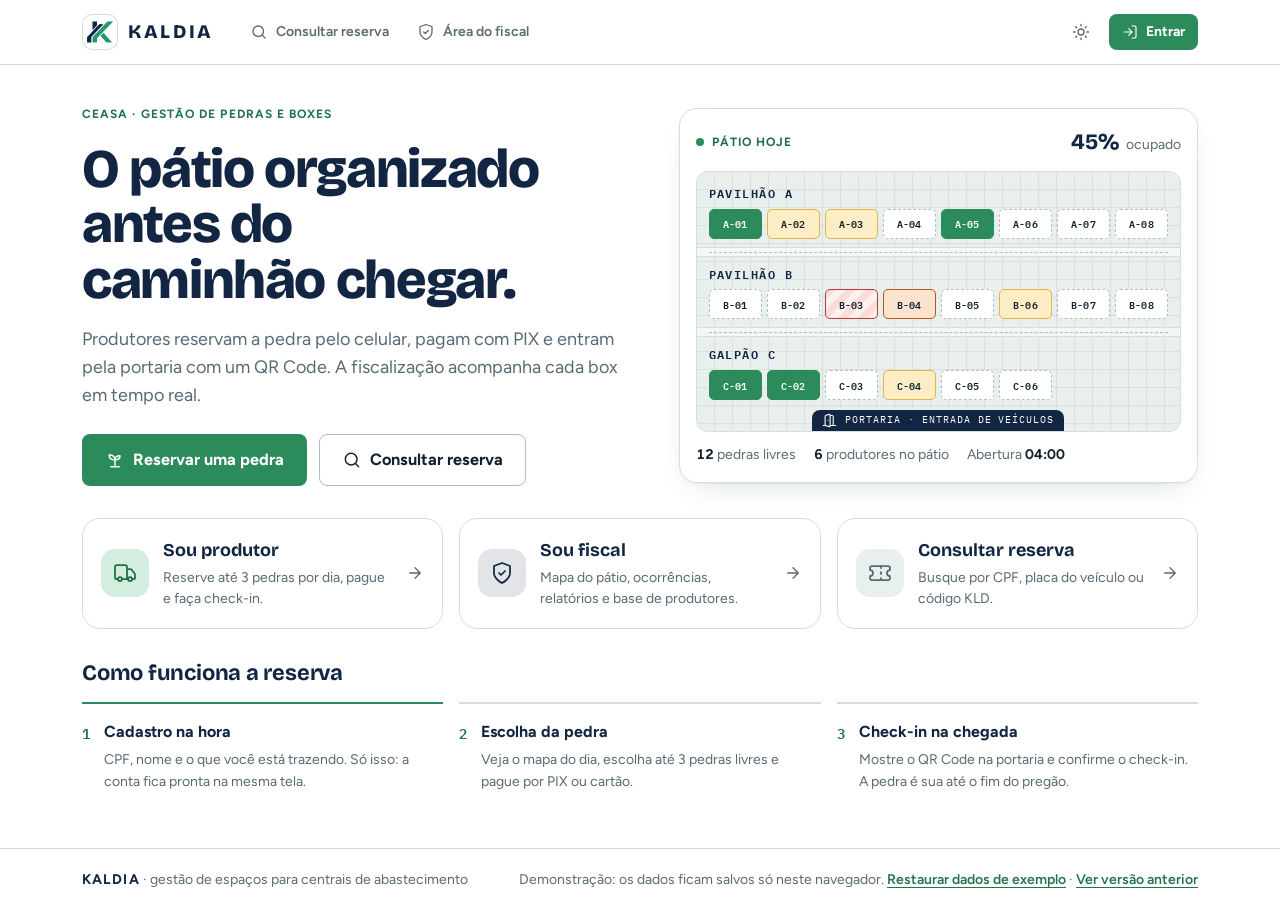
<file: index.html>
<!DOCTYPE html>
<html lang="pt-BR" data-theme="light">

<head>
    <meta charset="UTF-8">
    <meta name="viewport" content="width=device-width, initial-scale=1.0, viewport-fit=cover">
    <title>KALDIA</title>
    <meta name="description" content="KALDIA: reserva de pedras e boxes na CEASA, pagamento por PIX, check-in por QR Code e painel de fiscalização do pátio.">
    <meta name="theme-color" content="#122643">
    <link rel="icon" type="image/png" href="assets/img/kaldia-k.png">
    <link rel="preconnect" href="https://fonts.googleapis.com">
    <link rel="preconnect" href="https://fonts.gstatic.com" crossorigin>
    <link href="https://fonts.googleapis.com/css2?family=Bricolage+Grotesque:opsz,wght@12..96,500;12..96,700;12..96,800&family=Figtree:wght@400;500;600;700&family=IBM+Plex+Mono:wght@500;600&display=swap" rel="stylesheet">
    <link rel="stylesheet" href="assets/css/app.css">
</head>

<body>
    <button type="button" class="pular" onclick="document.getElementById('conteudo').focus()">Pular para o conteúdo</button>
    <header id="topo" class="topo"></header>
    <main id="conteudo" class="conteudo" tabindex="-1"></main>
    <footer id="rodape" class="rodape"></footer>
    <div id="camadas"></div>
    <div id="toasts" class="toasts" aria-live="polite"></div>

    <noscript>
        <p class="sem-js">O KALDIA precisa de JavaScript ativado para funcionar.</p>
    </noscript>

    <script src="assets/vendor/qrcode.js"></script>
    <script src="assets/js/util.js"></script>
    <script src="assets/js/store.js"></script>
    <script src="assets/js/ui.js"></script>
    <script src="assets/js/patio.js"></script>
    <script src="assets/js/views-publico.js"></script>
    <script src="assets/js/views-produtor.js"></script>
    <script src="assets/js/views-fiscal.js"></script>
    <script src="assets/js/app.js"></script>
</body>

</html>
</file>
<file: assets/css/app.css>
/* KALDIA · folha de estilo principal
   Layout: barra de topo fixa + coluna de conteúdo de até 1180px; no celular a navegação vira barra inferior.
   O mapa do pátio é desenhado como planta técnica (grade azulada, ruas tracejadas, portaria). */

:root {
  /* Marca (do logotipo) */
  --ink: #122643;
  --leaf: #2C8B5B;
  --leaf-strong: #23744B;
  --on-ink: #FFFFFF;
  --on-leaf: #FFFFFF;

  /* Neutros com leve viés verde-azulado */
  --bg: #FFFFFF;
  --surface: #FFFFFF;
  --surface-2: #E8EFEC;
  --line: #D4DFDA;
  --line-strong: #AFC0B9;
  --fg: #13212F;
  --muted: #586A74;
  --blueprint: rgba(18, 38, 67, 0.07);

  /* Situações */
  --amber: #A86F05;
  --amber-bg: #FCEDC4;
  --amber-line: #E3B54A;
  --green: #1F6E46;
  --green-bg: #D3EEDF;
  --red: #B63A33;
  --red-bg: #FADCD8;
  --orange: #B5561A;
  --orange-bg: #FCE3CE;
  --muted-bg: #E5ECE9;

  --shadow-sm: 0 1px 2px rgba(18, 38, 67, 0.06);
  --shadow: 0 1px 2px rgba(18, 38, 67, 0.05), 0 12px 32px -16px rgba(18, 38, 67, 0.22);
  --scrim: rgba(10, 20, 32, 0.48);

  /* Tipografia */
  --font-display: "Bricolage Grotesque", "Trebuchet MS", system-ui, sans-serif;
  --font-body: "Figtree", system-ui, -apple-system, "Segoe UI", Roboto, sans-serif;
  --font-mono: "IBM Plex Mono", ui-monospace, "SFMono-Regular", Menlo, Consolas, monospace;

  --t-xs: 0.75rem;
  --t-sm: 0.875rem;
  --t-base: 1rem;
  --t-md: 1.125rem;
  --t-lg: 1.375rem;
  --t-xl: 1.875rem;
  --t-2xl: clamp(2.1rem, 1.4rem + 2.6vw, 3.4rem);

  --r-sm: 8px;
  --r: 12px;
  --r-lg: 18px;
  --gutter: clamp(16px, 4vw, 32px);
  --topo-h: 64px;
  color-scheme: light;
}

@media (prefers-color-scheme: dark) {
  :root:not([data-theme="light"]) {
    --ink: #C9DCF4;
    --leaf: #3FB37B;
    --leaf-strong: #55C68F;
    --on-ink: #0B1420;
    --on-leaf: #06231A;
    --bg: #0A131D;
    --surface: #101C29;
    --surface-2: #162535;
    --line: #223548;
    --line-strong: #34506A;
    --fg: #E4ECF2;
    --muted: #93A5B4;
    --blueprint: rgba(140, 185, 230, 0.06);
    --amber: #F0BF55;
    --amber-bg: rgba(240, 191, 85, 0.15);
    --amber-line: rgba(240, 191, 85, 0.55);
    --green: #5ACF95;
    --green-bg: rgba(90, 207, 149, 0.15);
    --red: #F4857C;
    --red-bg: rgba(244, 133, 124, 0.16);
    --orange: #F5A463;
    --orange-bg: rgba(245, 164, 99, 0.16);
    --muted-bg: #1A2A3A;
    --shadow-sm: 0 1px 2px rgba(0, 0, 0, 0.3);
    --shadow: 0 1px 2px rgba(0, 0, 0, 0.3), 0 16px 40px -18px rgba(0, 0, 0, 0.7);
    --scrim: rgba(2, 6, 12, 0.66);
    color-scheme: dark;
  }
}

:root[data-theme="dark"] {
  --ink: #C9DCF4;
  --leaf: #3FB37B;
  --leaf-strong: #55C68F;
  --on-ink: #0B1420;
  --on-leaf: #06231A;
  --bg: #0A131D;
  --surface: #101C29;
  --surface-2: #162535;
  --line: #223548;
  --line-strong: #34506A;
  --fg: #E4ECF2;
  --muted: #93A5B4;
  --blueprint: rgba(140, 185, 230, 0.06);
  --amber: #F0BF55;
  --amber-bg: rgba(240, 191, 85, 0.15);
  --amber-line: rgba(240, 191, 85, 0.55);
  --green: #5ACF95;
  --green-bg: rgba(90, 207, 149, 0.15);
  --red: #F4857C;
  --red-bg: rgba(244, 133, 124, 0.16);
  --orange: #F5A463;
  --orange-bg: rgba(245, 164, 99, 0.16);
  --muted-bg: #1A2A3A;
  --shadow-sm: 0 1px 2px rgba(0, 0, 0, 0.3);
  --shadow: 0 1px 2px rgba(0, 0, 0, 0.3), 0 16px 40px -18px rgba(0, 0, 0, 0.7);
  --scrim: rgba(2, 6, 12, 0.66);
  color-scheme: dark;
}

/* ---------- Base ---------- */
*,
*::before,
*::after { box-sizing: border-box; }

html { -webkit-text-size-adjust: 100%; }

body {
  margin: 0;
  min-height: 100vh;
  display: flex;
  flex-direction: column;
  background: var(--bg);
  color: var(--fg);
  font-family: var(--font-body);
  font-size: var(--t-base);
  line-height: 1.55;
  -webkit-font-smoothing: antialiased;
}

h1, h2, h3 {
  font-family: var(--font-display);
  color: var(--ink);
  line-height: 1.15;
  margin: 0;
  text-wrap: balance;
  letter-spacing: -0.01em;
}
h1 { font-size: var(--t-xl); font-weight: 800; }
h2, .h2 { font-size: var(--t-lg); font-weight: 700; }
h3 { font-size: var(--t-md); font-weight: 700; }
p { margin: 0; }
a { color: inherit; }
img { max-width: 100%; }
button, input, select, textarea { font: inherit; color: inherit; }
[hidden] { display: none !important; }

h1[tabindex="-1"]:focus { outline: none; }

:focus-visible {
  outline: 3px solid color-mix(in srgb, var(--leaf) 70%, transparent);
  outline-offset: 2px;
  border-radius: 6px;
}

.sr-only {
  position: absolute; width: 1px; height: 1px; padding: 0; margin: -1px;
  overflow: hidden; clip: rect(0, 0, 0, 0); white-space: nowrap; border: 0;
}

.pular {
  position: absolute; left: 12px; top: -60px; z-index: 100;
  background: var(--ink); color: var(--on-ink); border: 0;
  padding: 10px 14px; border-radius: var(--r-sm); cursor: pointer;
}
.pular:focus { top: 12px; }

.mono { font-family: var(--font-mono); font-feature-settings: "zero" 1; letter-spacing: 0.01em; }
.num, .kpi-val, .valor, .contagem-mini { font-variant-numeric: tabular-nums; }
.sutil { color: var(--muted); font-size: var(--t-sm); }
.eyebrow, .rotulo {
  font-size: var(--t-xs);
  text-transform: uppercase;
  letter-spacing: 0.09em;
  font-weight: 700;
  color: var(--leaf-strong);
}
.rotulo { color: var(--muted); }

.link {
  background: none; border: 0; padding: 0; cursor: pointer;
  color: var(--leaf-strong); font-weight: 600;
  text-decoration: underline; text-underline-offset: 3px; text-decoration-thickness: 1px;
}

/* ---------- Topo ---------- */
.topo {
  position: sticky;
  top: env(safe-area-inset-top, 0px);
  z-index: 20;
  background: color-mix(in srgb, var(--surface) 88%, transparent);
  backdrop-filter: saturate(1.4) blur(12px);
  -webkit-backdrop-filter: saturate(1.4) blur(12px);
  border-bottom: 1px solid var(--line);
}
.topo-interno {
  max-width: 1180px;
  margin: 0 auto;
  padding-inline: var(--gutter);
  height: var(--topo-h);
  display: flex;
  align-items: center;
  gap: 24px;
}
.marca {
  display: flex; align-items: center; gap: 10px;
  text-decoration: none; flex-shrink: 0;
}
.marca-k {
  width: 36px; height: 36px; border-radius: 10px;
  background: #FFFFFF;
  display: grid; place-items: center;
  box-shadow: inset 0 0 0 1px var(--line);
}
.marca-k img { width: 26px; height: 26px; display: block; }
.marca-nome {
  font-family: var(--font-display);
  font-weight: 800;
  font-size: 1.2rem;
  letter-spacing: 0.14em;
  color: var(--ink);
}

.nav { display: flex; align-items: center; gap: 4px; flex: 1; min-width: 0; }
.nav-link {
  display: inline-flex; align-items: center; gap: 8px;
  padding: 8px 12px; border-radius: var(--r-sm);
  text-decoration: none; color: var(--muted); font-weight: 600; font-size: var(--t-sm);
  white-space: nowrap;
}
.nav-link:hover { color: var(--fg); background: var(--surface-2); }
.nav-link[aria-current="page"] { color: var(--ink); background: var(--surface-2); }
.nav-link[aria-current="page"] .ico { color: var(--leaf); }

.topo-direita { display: flex; align-items: center; gap: 8px; flex-shrink: 0; margin-left: auto; }
.selo-perfil {
  display: inline-flex; align-items: center; gap: 8px;
  font-size: var(--t-sm); font-weight: 600; color: var(--fg);
  padding: 4px 10px 4px 4px; border-radius: 999px; background: var(--surface-2);
}
.selo-perfil > .ico { margin-left: 6px; color: var(--leaf); }

/* ---------- Conteúdo e rodapé ---------- */
.conteudo {
  flex: 1;
  width: 100%;
  max-width: 1180px;
  margin: 0 auto;
  padding-inline: var(--gutter);
  padding-block: 32px 56px;
  outline: none;
}
.tela { display: flex; flex-direction: column; gap: 24px; animation: entra 0.28s ease both; }
@keyframes entra { from { opacity: 0.4; transform: translateY(6px); } to { opacity: 1; transform: none; } }

.rodape { border-top: 1px solid var(--line); background: var(--surface); }
.rodape-interno {
  max-width: 1180px; margin: 0 auto;
  padding-inline: var(--gutter); padding-block: 20px;
  display: flex; flex-wrap: wrap; gap: 8px 24px; justify-content: space-between;
  font-size: var(--t-sm); color: var(--muted);
}
.rodape-interno strong { color: var(--ink); letter-spacing: 0.08em; }

.estreito { width: 100%; max-width: 760px; margin: 0 auto; display: flex; flex-direction: column; gap: 24px; }

.cab-pagina { display: flex; flex-direction: column; gap: 6px; }
.cab-pagina .sub, .sub { color: var(--muted); max-width: 62ch; }
.cab-linha { flex-direction: row; flex-wrap: wrap; justify-content: space-between; align-items: flex-end; gap: 12px 24px; }
.cab-linha > div { display: flex; flex-direction: column; gap: 6px; }
.cab-acoes { display: flex; flex-wrap: wrap; gap: 10px; align-items: center; }
.h1-data { font-family: var(--font-mono); font-size: var(--t-md); font-weight: 500; color: var(--muted); letter-spacing: 0; margin-left: 6px; }

.voltar {
  display: inline-flex; align-items: center; gap: 6px; align-self: flex-start;
  color: var(--muted); font-weight: 600; font-size: var(--t-sm); text-decoration: none;
}
.voltar:hover { color: var(--fg); }

.secao-tit { font-size: var(--t-md); margin-bottom: 12px; }

/* ---------- Botões ---------- */
.btn {
  display: inline-flex; align-items: center; justify-content: center; gap: 8px;
  min-height: 44px; padding: 10px 18px;
  border-radius: var(--r-sm); border: 1px solid transparent;
  font-weight: 700; font-size: 0.95rem; line-height: 1.2;
  text-decoration: none; cursor: pointer; white-space: nowrap;
  transition: background-color 0.15s, border-color 0.15s, transform 0.08s;
}
.btn:active:not(:disabled) { transform: translateY(1px); }
.btn:disabled { opacity: 0.5; cursor: not-allowed; }
.btn-primario { background: var(--leaf); color: var(--on-leaf); }
.btn-primario:hover:not(:disabled) { background: var(--leaf-strong); }
.btn-azul { background: var(--ink); color: var(--on-ink); }
.btn-azul:hover:not(:disabled) { opacity: 0.92; }
.btn-ghost { background: var(--surface); color: var(--fg); border-color: var(--line-strong); }
.btn-ghost:hover:not(:disabled) { background: var(--surface-2); }
.btn-perigo { background: var(--red); color: var(--surface); }
.btn-texto-perigo { color: var(--red); }
.btn-sm { min-height: 36px; padding: 6px 12px; font-size: var(--t-sm); }
.btn-lg { min-height: 52px; padding: 12px 22px; font-size: 1.02rem; }
.btn-bloco { width: 100%; }

.icon-btn {
  display: inline-grid; place-items: center;
  width: 40px; height: 40px; border-radius: var(--r-sm);
  border: 1px solid transparent; background: transparent; color: var(--muted);
  cursor: pointer; text-decoration: none; flex-shrink: 0;
}
.icon-btn:hover { background: var(--surface-2); color: var(--fg); }
.icon-btn-sm { width: 30px; height: 30px; }

.spinner {
  width: 16px; height: 16px; border-radius: 50%;
  border: 2px solid currentColor; border-right-color: transparent;
  animation: gira 0.7s linear infinite;
}
@keyframes gira { to { transform: rotate(360deg); } }

/* ---------- Formulários ---------- */
.campo { display: flex; flex-direction: column; gap: 6px; min-width: 0; }
.campo label { font-weight: 600; font-size: var(--t-sm); color: var(--fg); }
.opcional { font-weight: 500; color: var(--muted); font-size: var(--t-xs); margin-left: 4px; }
.campo input, .campo select, .campo textarea,
.seletor-data input, .copiavel input {
  width: 100%;
  min-height: 46px;
  padding: 10px 12px;
  border-radius: var(--r-sm);
  border: 1px solid var(--line-strong);
  background: var(--surface);
  color: var(--fg);
  font-size: 1rem;
}
.campo textarea { resize: vertical; min-height: 72px; }
.campo input::placeholder, .campo textarea::placeholder { color: color-mix(in srgb, var(--muted) 75%, transparent); }
.campo input:focus, .campo select:focus, .campo textarea:focus { border-color: var(--leaf); outline: 3px solid color-mix(in srgb, var(--leaf) 22%, transparent); outline-offset: 0; }
.campo.com-erro input, .campo.com-erro textarea { border-color: var(--red); }
.campo-erro { color: var(--red); font-size: var(--t-sm); font-weight: 600; }
.campo-nota { display: flex; align-items: center; gap: 6px; color: var(--green); font-size: var(--t-sm); font-weight: 600; }
.campo .chips-rapidos { padding-top: 4px; }
.campo-composto { display: flex; gap: 8px; }
.campo-composto input { flex: 1; min-width: 0; }
.campo-composto select { width: auto; flex: 0 0 auto; }

.form-grade { display: grid; grid-template-columns: repeat(2, minmax(0, 1fr)); gap: 16px; }
.campo-largo { grid-column: 1 / -1; }
.form-acoes { grid-column: 1 / -1; display: flex; flex-wrap: wrap; gap: 12px; justify-content: space-between; padding-top: 8px; }

/* ---------- Cartões ---------- */
.cartao {
  background: var(--surface);
  border: 1px solid var(--line);
  border-radius: var(--r-lg);
  padding: clamp(16px, 2.5vw, 24px);
  display: flex; flex-direction: column; gap: 16px;
  min-width: 0;
}
.cartao-cab { display: flex; flex-wrap: wrap; justify-content: space-between; align-items: center; gap: 10px 20px; }
.cartao-cab h2 { font-size: var(--t-md); }
.cartao-cab-wrap { align-items: flex-end; }

.cartao-centro {
  width: 100%; max-width: 440px; margin: 16px auto 0;
  background: var(--surface); border: 1px solid var(--line); border-radius: var(--r-lg);
  padding: clamp(20px, 4vw, 32px);
  display: flex; flex-direction: column; gap: 20px;
  box-shadow: var(--shadow);
}
.cartao-centro form { display: flex; flex-direction: column; gap: 16px; }
.cartao-centro-cab { display: flex; flex-direction: column; gap: 8px; }

.dica, .aviso, .aviso-demo {
  display: flex; gap: 10px; align-items: flex-start;
  font-size: var(--t-sm); color: var(--muted);
  background: var(--surface-2); border-radius: var(--r); padding: 12px 14px;
}
.dica .ico, .aviso .ico, .aviso-demo .ico { flex-shrink: 0; margin-top: 2px; }
.aviso-erro { background: var(--red-bg); color: var(--red); font-weight: 600; }
.aviso-demo { background: transparent; padding: 0; }

/* ---------- Ícones de perfil, avatar ---------- */
.perfil-icone {
  width: 48px; height: 48px; border-radius: 14px;
  display: grid; place-items: center; flex-shrink: 0;
}
.perfil-verde { background: var(--green-bg); color: var(--green); }
.perfil-azul { background: color-mix(in srgb, var(--ink) 12%, transparent); color: var(--ink); }
.perfil-neutro { background: var(--surface-2); color: var(--muted); }

.avatar {
  width: 34px; height: 34px; border-radius: 50%;
  display: inline-grid; place-items: center; flex-shrink: 0;
  background: var(--ink); color: var(--on-ink);
  font-size: var(--t-xs); font-weight: 700; letter-spacing: 0.03em;
}
.avatar-sm { width: 28px; height: 28px; font-size: 0.68rem; }

/* ---------- Início ---------- */
.hero {
  display: grid;
  grid-template-columns: minmax(0, 1.05fr) minmax(0, 1fr);
  gap: clamp(24px, 4vw, 56px);
  align-items: center;
  padding-block: 8px 8px;
}
.hero-texto { display: flex; flex-direction: column; gap: 18px; }
.hero h1 {
  font-size: var(--t-2xl);
  font-weight: 800;
  letter-spacing: -0.025em;
  line-height: 1.02;
  max-width: 14ch;
}
.hero-sub { font-size: var(--t-md); color: var(--muted); max-width: 46ch; }
.hero-cta { display: flex; flex-wrap: wrap; gap: 12px; padding-top: 6px; }

.hero-mapa {
  margin: 0;
  background: var(--surface);
  border: 1px solid var(--line);
  border-radius: var(--r-lg);
  padding: 16px;
  display: flex; flex-direction: column; gap: 12px;
  box-shadow: var(--shadow);
  min-width: 0;
}
.hero-mapa figcaption { display: flex; justify-content: space-between; align-items: center; gap: 12px; }
.hero-mapa-num { font-size: var(--t-sm); color: var(--muted); }
.hero-mapa-num strong { font-family: var(--font-display); font-size: var(--t-lg); color: var(--ink); margin-right: 4px; }
.hero-mapa-rodape {
  display: flex; flex-wrap: wrap; gap: 6px 18px;
  font-size: var(--t-sm); color: var(--muted);
}
.hero-mapa-rodape strong { color: var(--fg); font-variant-numeric: tabular-nums; }

.ao-vivo {
  display: inline-flex; align-items: center; gap: 8px;
  font-size: var(--t-xs); font-weight: 700; letter-spacing: 0.09em; text-transform: uppercase; color: var(--green);
}
.ao-vivo-dot { width: 8px; height: 8px; border-radius: 50%; background: var(--leaf); box-shadow: 0 0 0 0 color-mix(in srgb, var(--leaf) 60%, transparent); animation: pulso 2s infinite; }
@keyframes pulso { 70% { box-shadow: 0 0 0 8px transparent; } 100% { box-shadow: 0 0 0 0 transparent; } }

.perfis { display: grid; grid-template-columns: repeat(3, minmax(0, 1fr)); gap: 16px; }
.perfil {
  display: flex; align-items: center; gap: 14px;
  padding: 18px; border-radius: var(--r-lg);
  background: var(--surface); border: 1px solid var(--line);
  text-decoration: none; color: var(--fg);
  transition: border-color 0.15s, transform 0.15s, box-shadow 0.15s;
}
.perfil:hover { border-color: var(--line-strong); transform: translateY(-2px); box-shadow: var(--shadow); }
.perfil > .ico { color: var(--muted); flex-shrink: 0; }
.perfil-txt { display: flex; flex-direction: column; gap: 2px; flex: 1; min-width: 0; }
.perfil-txt strong { font-family: var(--font-display); font-size: var(--t-md); color: var(--ink); }
.perfil-txt span { color: var(--muted); font-size: var(--t-sm); }

.como { display: flex; flex-direction: column; gap: 16px; padding-top: 8px; }
.como h2 { font-size: var(--t-lg); }
.passos { list-style: none; margin: 0; padding: 0; display: grid; grid-template-columns: repeat(3, minmax(0, 1fr)); gap: 16px; counter-reset: passo; }
.passos li { display: flex; gap: 14px; align-items: flex-start; padding-top: 16px; border-top: 2px solid var(--line); }
.passos li:first-child { border-top-color: var(--leaf); }
.passo-n {
  font-family: var(--font-mono); font-weight: 600; font-size: var(--t-sm);
  color: var(--leaf-strong); padding-top: 2px;
}
.passos strong { display: block; color: var(--ink); margin-bottom: 4px; }
.passos p { color: var(--muted); font-size: var(--t-sm); }

/* ---------- Planta do pátio ---------- */
.planta {
  position: relative;
  display: flex; flex-direction: column; gap: 0;
  padding: 16px;
  border-radius: var(--r);
  border: 1px solid var(--line);
  background-color: var(--surface-2);
  background-image:
    linear-gradient(var(--blueprint) 1px, transparent 1px),
    linear-gradient(90deg, var(--blueprint) 1px, transparent 1px);
  background-size: 18px 18px;
  background-position: -1px -1px;
}
.pav { display: flex; flex-direction: column; gap: 10px; }
.pav-cab { display: flex; flex-wrap: wrap; justify-content: space-between; align-items: baseline; gap: 4px 12px; }
.pav-nome {
  font-family: var(--font-mono); font-weight: 600; font-size: var(--t-xs);
  text-transform: uppercase; letter-spacing: 0.12em; color: var(--ink);
}
.pav-desc { font-size: var(--t-xs); color: var(--muted); }
.pav-meta { font-size: var(--t-xs); color: var(--muted); }
.pav-meta strong { color: var(--fg); font-variant-numeric: tabular-nums; }
.pav-grade { display: grid; grid-template-columns: repeat(auto-fill, minmax(88px, 1fr)); gap: 8px; }

.rua {
  position: relative;
  margin: 14px -16px;
  height: 30px;
  display: flex; align-items: center; justify-content: center;
  background: color-mix(in srgb, var(--surface) 55%, transparent);
  border-block: 1px solid var(--line);
}
.rua::before {
  content: "";
  position: absolute; left: 16px; right: 16px; top: 50%;
  border-top: 2px dashed var(--line-strong);
}
.rua span {
  position: relative;
  padding: 0 10px;
  background: var(--surface-2);
  border-radius: 4px;
  font-family: var(--font-mono); font-size: 0.68rem; letter-spacing: 0.1em; text-transform: uppercase;
  color: var(--muted);
}
.rua span:empty { display: none; }
.portaria {
  margin: 16px auto -16px; padding: 6px 16px;
  display: inline-flex; align-items: center; gap: 8px; align-self: center;
  background: var(--ink); color: var(--on-ink);
  border-radius: 8px 8px 0 0;
  font-family: var(--font-mono); font-size: 0.68rem; letter-spacing: 0.1em; text-transform: uppercase;
}

.pedra {
  position: relative;
  min-height: 64px;
  padding: 8px 8px 7px;
  display: flex; flex-direction: column; justify-content: space-between; align-items: flex-start; gap: 4px;
  border-radius: 8px;
  border: 1.5px solid transparent;
  text-align: left;
  font: inherit;
  color: var(--fg);
  min-width: 0;
}
button.pedra { cursor: pointer; transition: transform 0.12s, box-shadow 0.12s, background-color 0.12s; }
button.pedra:hover:not(:disabled) { transform: translateY(-2px); box-shadow: var(--shadow); }
button.pedra:disabled { cursor: not-allowed; }
.pedra-cod { font-family: var(--font-mono); font-weight: 600; font-size: 0.82rem; letter-spacing: 0.02em; }
.pedra-info {
  font-size: 0.72rem; font-weight: 600; line-height: 1.2;
  display: flex; align-items: center; gap: 3px;
  max-width: 100%; overflow: hidden; text-overflow: ellipsis; white-space: nowrap;
}
.pedra-flag { position: absolute; top: 6px; right: 6px; display: grid; }

.pedra-livre { background: var(--surface); border: 1.5px dashed var(--line-strong); color: var(--muted); }
.pedra-livre .pedra-cod { color: var(--fg); }
button.pedra-livre:hover { border-style: solid; border-color: var(--leaf); }
.pedra-selecionado { background: var(--ink); border-color: var(--ink); color: var(--on-ink); box-shadow: 0 6px 16px -8px var(--ink); }
.pedra-indisponivel {
  background: repeating-linear-gradient(135deg, var(--muted-bg) 0 6px, transparent 6px 12px), var(--surface-2);
  border-color: var(--line); color: var(--muted);
}
.pedra-reservado { background: var(--amber-bg); border-color: var(--amber-line); }
.pedra-reservado .pedra-info { color: var(--amber); }
.pedra-ocupado { background: var(--leaf); border-color: var(--leaf); color: var(--on-leaf); }
.pedra-alerta {
  background: repeating-linear-gradient(135deg, var(--red-bg) 0 7px, color-mix(in srgb, var(--red-bg) 40%, var(--surface)) 7px 14px);
  border-color: var(--red); color: var(--fg);
}
.pedra-alerta .pedra-flag, .pedra-alerta .pedra-info { color: var(--red); }
.pedra-revisao { background: var(--orange-bg); border-color: var(--orange); }
.pedra-revisao .pedra-flag, .pedra-revisao .pedra-info { color: var(--orange); }

/* versão miniatura (início) */
.planta-mini { padding: 12px; }
.planta-mini .pav { gap: 6px; }
.planta-mini .pav-grade { grid-template-columns: repeat(8, minmax(0, 1fr)); gap: 5px; }
.planta-mini .pedra { min-height: 30px; padding: 4px; justify-content: center; align-items: center; border-radius: 5px; }
.planta-mini .pedra-cod { font-size: 0.6rem; }
.planta-mini .pedra-livre { border-width: 1px; }
.planta-mini .rua { margin: 8px -12px; height: 10px; }
.planta-mini .rua::before { left: 12px; right: 12px; border-top-width: 1px; }
.planta-mini .portaria { margin: 10px auto -12px; padding: 3px 10px; font-size: 0.6rem; }

.legenda { list-style: none; margin: 0; padding: 0; display: flex; flex-wrap: wrap; gap: 6px 14px; font-size: var(--t-xs); color: var(--muted); font-weight: 600; }
.legenda li { display: inline-flex; align-items: center; gap: 6px; }
.legenda-amostra { width: 14px; height: 14px; border-radius: 4px; border: 1.5px solid transparent; display: inline-block; }
.legenda-amostra.pedra-livre { border: 1.5px dashed var(--line-strong); }

.nota-rodape { display: flex; align-items: center; gap: 6px; font-size: var(--t-xs); color: var(--muted); }

/* ---------- Reserva ---------- */
.etapas {
  list-style: none; margin: 0; padding: 0;
  display: flex; gap: 8px; align-items: center; flex-wrap: wrap;
  font-size: var(--t-sm); color: var(--muted); font-weight: 600;
}
.etapas li { display: inline-flex; align-items: center; gap: 8px; }
.etapas li + li::before { content: ""; width: 28px; height: 1.5px; background: var(--line-strong); margin-right: 0; }
.etapa-n {
  width: 24px; height: 24px; border-radius: 50%;
  display: inline-grid; place-items: center;
  border: 1.5px solid var(--line-strong);
  font-family: var(--font-mono); font-size: var(--t-xs);
}
.etapas li.atual { color: var(--ink); }
.etapas li.atual .etapa-n { border-color: var(--ink); background: var(--ink); color: var(--on-ink); }
.etapas li.feita { color: var(--green); }
.etapas li.feita .etapa-n { border-color: var(--leaf); background: var(--leaf); color: var(--on-leaf); }

.faixa-datas {
  display: flex; gap: 8px;
  overflow-x: auto; padding-bottom: 4px;
  scrollbar-width: thin;
}
.dia {
  flex: 0 0 auto;
  min-width: 84px;
  display: flex; flex-direction: column; align-items: flex-start; gap: 0;
  padding: 10px 12px;
  border-radius: var(--r);
  border: 1px solid var(--line);
  background: var(--surface);
  cursor: pointer; text-align: left;
}
.dia:hover { border-color: var(--line-strong); }
.dia.ativo { border-color: var(--ink); background: var(--ink); color: var(--on-ink); }
.dia-sem { font-size: var(--t-xs); font-weight: 700; opacity: 0.8; }
.dia[data-dia] .dia-sem { text-transform: capitalize; }
.dia-num { font-family: var(--font-display); font-weight: 800; font-size: 1.5rem; line-height: 1.1; }
.dia-livres { font-size: 0.7rem; font-weight: 600; color: var(--green); }
.dia-livres.poucas { color: var(--amber); }
.dia.ativo .dia-livres { color: inherit; opacity: 0.85; }
.dia-outra { position: relative; justify-content: space-between; min-width: 120px; }
.dia-outra input {
  position: absolute; inset: 0; opacity: 0; width: 100%; height: 100%; cursor: pointer;
}
.dia-outra:focus-within { outline: 3px solid color-mix(in srgb, var(--leaf) 70%, transparent); outline-offset: 2px; }

.reserva-grade {
  display: grid;
  grid-template-columns: minmax(0, 1fr) 340px;
  gap: 20px;
  align-items: start;
}
.resumo { position: sticky; top: calc(var(--topo-h) + 16px + env(safe-area-inset-top, 0px)); }
.resumo h2 { font-size: var(--t-md); }
.resumo-vazio { display: flex; gap: 10px; align-items: center; color: var(--muted); font-size: var(--t-sm); padding: 14px; border: 1.5px dashed var(--line-strong); border-radius: var(--r); }
.lista-escolhidas { list-style: none; margin: 0; padding: 0; display: flex; flex-direction: column; }
.lista-escolhidas li { display: flex; align-items: center; gap: 10px; padding: 8px 0; border-bottom: 1px solid var(--line); }
.lista-escolhidas .valor { margin-left: auto; font-weight: 600; }
.contador { padding-top: 6px; }
.resumo-total {
  display: flex; justify-content: space-between; align-items: baseline;
  padding-top: 12px; border-top: 2px solid var(--fg);
  font-weight: 600;
}
.resumo-total strong { font-family: var(--font-display); font-size: var(--t-xl); color: var(--ink); font-variant-numeric: tabular-nums; }

.chip-pedra {
  display: inline-flex; align-items: center;
  padding: 3px 8px; border-radius: 6px;
  background: var(--ink); color: var(--on-ink);
  font-family: var(--font-mono); font-weight: 600; font-size: var(--t-sm);
  white-space: nowrap;
}

/* ---------- Pagamento ---------- */
.abas {
  display: grid; grid-template-columns: repeat(3, minmax(0, 1fr)); gap: 4px;
  padding: 4px; border-radius: var(--r); background: var(--surface-2);
}
.abas [role="tab"] {
  display: inline-flex; align-items: center; justify-content: center; gap: 8px;
  min-height: 42px; border: 0; border-radius: 9px; background: transparent;
  font-weight: 700; color: var(--muted); cursor: pointer;
}
.abas [role="tab"][aria-selected="true"] { background: var(--surface); color: var(--ink); box-shadow: var(--shadow-sm); }
.painel-pix { display: grid; grid-template-columns: auto minmax(0, 1fr); gap: 24px; align-items: start; }
.pix-qr { padding: 12px; background: #FFFFFF; border-radius: var(--r); border: 1px solid var(--line); }
.pix-info { display: flex; flex-direction: column; gap: 14px; min-width: 0; }
.pix-passos { margin: 0; padding-left: 20px; display: flex; flex-direction: column; gap: 6px; color: var(--muted); font-size: var(--t-sm); }
.pix-passos strong { color: var(--fg); }
.copiavel { display: flex; flex-direction: column; gap: 6px; min-width: 0; }
.copiavel-linha { display: flex; gap: 8px; }
.copiavel-linha input { flex: 1; min-width: 0; font-size: var(--t-xs); color: var(--muted); }
.pix-expira { display: flex; align-items: center; gap: 6px; font-size: var(--t-sm); color: var(--muted); }
.pix-expira strong { font-family: var(--font-mono); color: var(--fg); }
.pedido-linhas { margin: 0; display: flex; flex-direction: column; gap: 10px; }
.pedido-linhas div { display: flex; flex-direction: column; gap: 2px; }
.pedido-linhas dt { font-size: var(--t-xs); color: var(--muted); font-weight: 600; text-transform: uppercase; letter-spacing: 0.06em; }
.pedido-linhas dd { margin: 0; font-weight: 600; }

.qr { display: grid; place-items: center; }
.qr svg { display: block; width: 100%; height: auto; max-width: 100%; }
.qr-indisponivel { display: flex; flex-direction: column; align-items: center; gap: 6px; color: #586A74; font-size: var(--t-xs); text-align: center; max-width: 120px; }

/* ---------- Bilhete ---------- */
.lista-bilhetes { display: flex; flex-direction: column; gap: 16px; }
.bilhete {
  position: relative;
  display: grid; grid-template-columns: minmax(0, 1fr) auto;
  background: var(--surface);
  border: 1px solid var(--line);
  border-radius: var(--r-lg);
  box-shadow: var(--shadow-sm);
}
.bilhete-principal { padding: 20px 22px; display: flex; flex-direction: column; gap: 14px; min-width: 0; }
.bilhete-topo { display: flex; justify-content: space-between; align-items: flex-start; gap: 12px; }
.bilhete-codigo { font-family: var(--font-mono); font-weight: 600; font-size: 1.35rem; letter-spacing: 0.06em; color: var(--ink); }
.bilhete-pedras { display: flex; flex-wrap: wrap; gap: 6px; align-items: center; }
.bilhete-setor { font-size: var(--t-sm); color: var(--muted); margin-left: 4px; }
.bilhete-dados { margin: 0; display: grid; grid-template-columns: repeat(2, minmax(0, 1fr)); gap: 10px 20px; }
.bilhete-dados div { min-width: 0; }
.bilhete-dados dt { font-size: var(--t-xs); color: var(--muted); font-weight: 600; text-transform: uppercase; letter-spacing: 0.06em; }
.bilhete-dados dd { margin: 2px 0 0; font-weight: 600; overflow-wrap: anywhere; }
.bilhete-dados dd .sutil { font-weight: 500; }
.bilhete-acoes { display: flex; flex-wrap: wrap; gap: 8px; align-items: center; padding-top: 4px; }
.bilhete-acoes .sutil { display: inline-flex; gap: 6px; align-items: center; }
.bilhete-canhoto {
  position: relative;
  padding: 20px;
  display: flex; flex-direction: column; align-items: center; justify-content: center; gap: 8px;
  border-left: 2px dashed var(--line-strong);
  font-size: var(--t-xs); color: var(--muted); font-weight: 600; text-align: center;
}
.bilhete-canhoto::before, .bilhete-canhoto::after {
  content: ""; position: absolute; left: -11px; width: 20px; height: 20px; border-radius: 50%;
  background: var(--bg); border: 1px solid var(--line);
}
.bilhete-canhoto::before { top: -11px; clip-path: inset(50% 0 0 0); }
.bilhete-canhoto::after { bottom: -11px; clip-path: inset(0 0 50% 0); }
.bilhete-canhoto .qr { padding: 8px; background: #FFFFFF; border-radius: 10px; }
.bilhete-cancelado { opacity: 0.65; }
.bilhete-cancelado .bilhete-codigo { text-decoration: line-through; }

.sucesso { display: flex; flex-direction: column; align-items: center; text-align: center; gap: 10px; }
.sucesso-ic {
  width: 64px; height: 64px; border-radius: 50%;
  display: grid; place-items: center;
  background: var(--leaf); color: var(--on-leaf);
  animation: surge 0.45s cubic-bezier(.2, 1.4, .4, 1) both;
}
@keyframes surge { from { transform: scale(0.4); opacity: 0; } to { transform: none; opacity: 1; } }
.linha-acoes { display: flex; flex-wrap: wrap; gap: 10px; justify-content: center; }

/* ---------- Painel do fiscal ---------- */
.seletor-data { display: flex; align-items: center; gap: 2px; background: var(--surface); border: 1px solid var(--line); border-radius: var(--r-sm); padding: 2px; }
.seletor-data input { border: 0; min-height: 38px; width: auto; padding: 6px 8px; font-family: var(--font-mono); font-size: var(--t-sm); background: transparent; }

.kpis { display: grid; grid-template-columns: 1.3fr repeat(4, minmax(0, 1fr)); gap: 12px; }
.kpis-4 { grid-template-columns: repeat(4, minmax(0, 1fr)); }
.kpi {
  background: var(--surface); border: 1px solid var(--line); border-radius: var(--r);
  padding: 14px 16px; display: flex; flex-direction: column; gap: 2px; min-width: 0;
}
.kpi-rot { font-size: var(--t-xs); font-weight: 700; color: var(--muted); text-transform: uppercase; letter-spacing: 0.06em; }
.kpi-val { font-family: var(--font-display); font-weight: 800; font-size: 2rem; color: var(--ink); line-height: 1.15; }
.kpi-val-sm { font-size: 1.45rem; padding-block: 0.2rem; }
.kpi-nota { font-size: var(--t-xs); color: var(--muted); }
.kpi-alerta { border-color: color-mix(in srgb, var(--red) 45%, var(--line)); background: color-mix(in srgb, var(--red-bg) 50%, var(--surface)); }
.kpi-alerta .kpi-val { color: var(--red); }
.medidor { height: 6px; border-radius: 3px; background: var(--surface-2); overflow: hidden; margin-block: 6px 2px; }
.medidor span { display: block; height: 100%; border-radius: 3px; }
.medidor-green span { background: var(--leaf); }
.medidor-amber span { background: var(--amber-line); }
.medidor-red span { background: var(--red); }

.filtros { display: flex; flex-wrap: wrap; gap: 10px; align-items: center; }
.busca-mini {
  display: flex; align-items: center; gap: 8px;
  padding: 0 10px; min-height: 38px; min-width: 0;
  border: 1px solid var(--line-strong); border-radius: var(--r-sm); background: var(--surface);
  color: var(--muted);
}
.busca-mini input { border: 0; outline: none; background: transparent; min-width: 0; width: 200px; font-size: var(--t-sm); color: var(--fg); }
.busca-mini:focus-within { border-color: var(--leaf); }
.segmentos { display: flex; flex-wrap: wrap; gap: 4px; padding: 3px; border-radius: 10px; background: var(--surface-2); }
.segmentos button {
  border: 0; background: transparent; cursor: pointer;
  padding: 6px 10px; border-radius: 7px; font-size: var(--t-sm); font-weight: 600; color: var(--muted);
  display: inline-flex; align-items: center; gap: 6px;
}
.segmentos button[aria-pressed="true"] { background: var(--surface); color: var(--ink); box-shadow: var(--shadow-sm); }
.contagem-mini { font-size: var(--t-xs); font-family: var(--font-mono); opacity: 0.75; }

.tabela-rolagem { overflow-x: auto; margin-inline: -4px; padding-inline: 4px; }
.tabela { width: 100%; border-collapse: collapse; font-size: var(--t-sm); }
.tabela th {
  text-align: left; padding: 10px 12px;
  font-size: var(--t-xs); text-transform: uppercase; letter-spacing: 0.06em; color: var(--muted); font-weight: 700;
  border-bottom: 1px solid var(--line);
}
.tabela td { padding: 12px; border-bottom: 1px solid var(--line); vertical-align: middle; }
.tabela tbody tr:last-child td { border-bottom: 0; }
.tabela tbody tr:hover { background: color-mix(in srgb, var(--surface-2) 55%, transparent); }
.acoes-linha { text-align: right; white-space: nowrap; }
.acoes-linha .btn + .btn, .acoes-linha .btn + .icon-btn { margin-left: 6px; }
.obs { font-size: var(--t-xs); color: var(--muted); margin-top: 4px; max-width: 32ch; }
.tag { margin-left: 8px; font-size: 0.68rem; font-weight: 700; text-transform: uppercase; letter-spacing: 0.06em; color: var(--muted); border: 1px solid var(--line-strong); border-radius: 4px; padding: 1px 5px; }
.pessoa { display: flex; align-items: center; gap: 10px; }
.pessoa > span:last-child { display: flex; flex-direction: column; }
.pessoa .mono { font-size: var(--t-xs); }
.enviado { display: inline-flex; align-items: center; gap: 4px; color: var(--green); font-weight: 600; }

.pill {
  display: inline-flex; align-items: center; gap: 6px;
  padding: 3px 10px 3px 8px; border-radius: 999px;
  font-size: var(--t-xs); font-weight: 700; white-space: nowrap;
}
.pill-dot { width: 7px; height: 7px; border-radius: 50%; background: currentColor; }
.pill-amber { background: var(--amber-bg); color: var(--amber); }
.pill-green { background: var(--green-bg); color: var(--green); }
.pill-red { background: var(--red-bg); color: var(--red); }
.pill-orange { background: var(--orange-bg); color: var(--orange); }
.pill-muted { background: var(--muted-bg); color: var(--muted); }

/* ---------- Relatórios ---------- */
.grafico-caixa { overflow-x: auto; }
.grafico { width: 100%; min-width: 520px; height: auto; display: block; }
.g-grade { stroke: var(--line); stroke-width: 1; }
.g-rot { fill: var(--muted); font-size: 11px; font-family: var(--font-mono); }
.g-rot-media { fill: var(--ink); font-weight: 600; }
.g-media { stroke: var(--ink); stroke-dasharray: 4 4; stroke-width: 1; opacity: 0.6; }
.g-linha { stroke: var(--leaf); stroke-width: 2.5; stroke-linejoin: round; stroke-linecap: round; }
.g-ponto { fill: var(--leaf); stroke: var(--surface); stroke-width: 3; }
.g-alvo { fill: transparent; cursor: crosshair; }
.g-alvo:hover { fill: color-mix(in srgb, var(--leaf) 25%, transparent); }

.duas-colunas { display: grid; grid-template-columns: repeat(2, minmax(0, 1fr)); gap: 16px; }
.duas-colunas h2, .cartao > h2 { font-size: var(--t-md); }
.barras { list-style: none; margin: 0; padding: 0; display: flex; flex-direction: column; gap: 14px; }
.barra-cab { display: flex; justify-content: space-between; font-size: var(--t-sm); font-weight: 600; margin-bottom: 6px; }
.barra-cab .num { color: var(--muted); font-family: var(--font-mono); font-size: var(--t-xs); }
.barra-trilho { height: 10px; border-radius: 5px; background: var(--surface-2); overflow: hidden; }
.barra-trilho span { display: block; height: 100%; border-radius: 5px; background: var(--leaf); }
.barra-azul span { background: var(--ink); }
.anel-linha { display: flex; align-items: center; gap: 20px; }
.anel {
  --p: 0;
  width: 116px; height: 116px; border-radius: 50%; flex-shrink: 0;
  background: conic-gradient(var(--leaf) calc(var(--p) * 1%), var(--surface-2) 0);
  display: grid; place-items: center;
}
.anel span {
  width: 86px; height: 86px; border-radius: 50%; background: var(--surface);
  display: grid; place-items: center;
  font-family: var(--font-display); font-weight: 800; font-size: 1.5rem; color: var(--ink);
}

/* ---------- Produtores ---------- */
.campanha { display: grid; grid-template-columns: minmax(0, 1fr) minmax(0, 1.1fr); gap: 16px 24px; align-items: end; }
.campanha-txt { display: flex; gap: 14px; align-items: center; }
.campanha-txt h2 { font-size: var(--t-md); }
.campanha-form { display: flex; gap: 10px; align-items: flex-end; }
.campanha-form .campo { flex: 1; }
.campanhas-recentes { grid-column: 1 / -1; list-style: none; margin: 0; padding: 12px 0 0; border-top: 1px solid var(--line); display: flex; flex-wrap: wrap; gap: 8px 24px; font-size: var(--t-sm); }
.campanhas-recentes li { display: inline-flex; align-items: center; gap: 8px; color: var(--green); }
.campanhas-recentes li span:first-of-type { color: var(--fg); }
.lista-destinatarios { list-style: none; margin: 0; padding: 0; display: flex; flex-direction: column; max-height: 220px; overflow: auto; border: 1px solid var(--line); border-radius: var(--r); }
.lista-destinatarios li { display: flex; align-items: center; gap: 10px; padding: 8px 12px; border-bottom: 1px solid var(--line); font-weight: 600; font-size: var(--t-sm); }
.lista-destinatarios li:last-child { border-bottom: 0; }
.lista-destinatarios .sutil { margin-left: auto; font-weight: 500; font-size: var(--t-xs); text-align: right; }

/* ---------- Consulta ---------- */
.busca-grande {
  display: flex; align-items: center; gap: 10px;
  padding: 6px 6px 6px 16px;
  background: var(--surface); border: 1.5px solid var(--line-strong); border-radius: 14px;
  color: var(--muted);
  box-shadow: var(--shadow-sm);
}
.busca-grande:focus-within { border-color: var(--leaf); }
.busca-grande input { flex: 1; min-width: 0; border: 0; outline: none; background: transparent; font-size: 1.05rem; padding: 10px 0; color: var(--fg); }
.sugestoes { display: flex; flex-wrap: wrap; gap: 8px; align-items: center; font-size: var(--t-sm); color: var(--muted); }
.chip-sugestao {
  display: inline-flex; align-items: center; gap: 6px;
  border: 1px solid var(--line-strong); background: var(--surface); color: var(--fg);
  border-radius: 999px; padding: 5px 12px; cursor: pointer; font-size: var(--t-sm); font-weight: 600;
}
.chip-sugestao:hover { border-color: var(--leaf); }
.chip-sugestao code { font-family: var(--font-mono); font-size: var(--t-xs); color: var(--muted); }
.chips-rapidos { display: flex; flex-wrap: wrap; gap: 6px; }
.resultado-tit { font-size: var(--t-md); margin-bottom: 12px; }

.vazio { display: flex; flex-direction: column; align-items: center; text-align: center; gap: 8px; padding: 32px 16px; color: var(--muted); }
.vazio-icone { width: 56px; height: 56px; border-radius: 16px; display: grid; place-items: center; background: var(--surface-2); color: var(--muted); margin-bottom: 4px; }
.vazio h3 { font-size: var(--t-md); }
.vazio p { max-width: 42ch; font-size: var(--t-sm); }
.vazio .btn { margin-top: 8px; }

/* ---------- Camadas: modal e painel lateral ---------- */
.camada {
  position: fixed; inset: 0; z-index: 50;
  background: var(--scrim);
  display: flex; align-items: center; justify-content: center;
  padding: 16px;
  animation: fundo 0.18s ease both;
}
.camada.saindo { animation: fundo 0.18s ease reverse both; }
@keyframes fundo { from { opacity: 0; } to { opacity: 1; } }
.modal, .painel {
  background: var(--surface); color: var(--fg);
  border-radius: var(--r-lg);
  box-shadow: var(--shadow);
  width: 100%; max-width: var(--largura, 520px);
  max-height: calc(100vh - 32px);
  display: flex; flex-direction: column;
  animation: sobe 0.22s cubic-bezier(.2, .9, .3, 1) both;
}
@keyframes sobe { from { transform: translateY(16px); opacity: 0; } to { transform: none; opacity: 1; } }
.camada-painel { justify-content: flex-end; align-items: stretch; padding: 0; }
.painel {
  max-width: 420px; max-height: none; height: 100%;
  border-radius: 0;
  padding-top: env(safe-area-inset-top, 0px);
  padding-bottom: env(safe-area-inset-bottom, 0px);
  animation-name: desliza;
}
@keyframes desliza { from { transform: translateX(40px); opacity: 0; } to { transform: none; opacity: 1; } }
.camada-topo { display: flex; align-items: center; justify-content: space-between; gap: 12px; padding: 18px 20px 6px; }
.camada-topo h2 { font-size: var(--t-lg); }
.camada-corpo { padding: 8px 20px 20px; overflow-y: auto; display: flex; flex-direction: column; gap: 14px; flex: 1; }
.camada-rodape { padding: 14px 20px 18px; border-top: 1px solid var(--line); display: flex; flex-wrap: wrap; gap: 10px; justify-content: flex-end; }
.painel .camada-rodape { flex-direction: column-reverse; }
.painel .camada-rodape .btn { width: 100%; }
.texto-modal { color: var(--muted); }
.citacao {
  margin: 0; padding: 12px 14px; border-radius: var(--r);
  background: var(--surface-2); font-weight: 600; color: var(--fg);
}
.citacao footer { margin-top: 6px; font-size: var(--t-xs); color: var(--muted); font-weight: 500; }
.citacao-msg { font-weight: 500; position: relative; border-top-left-radius: 4px; background: var(--green-bg); }

.painel-sub { color: var(--muted); font-size: var(--t-sm); margin-top: -8px; }
.painel-estado { display: flex; align-items: center; justify-content: space-between; gap: 8px; }
.painel-secao { font-size: var(--t-sm); text-transform: uppercase; letter-spacing: 0.08em; color: var(--muted); font-family: var(--font-body); }
.ficha { margin: 0; display: flex; flex-direction: column; border-top: 1px solid var(--line); }
.ficha div { display: flex; justify-content: space-between; gap: 16px; padding: 10px 0; border-bottom: 1px solid var(--line); }
.ficha dt { color: var(--muted); font-size: var(--t-sm); flex-shrink: 0; }
.ficha dd { margin: 0; font-weight: 600; text-align: right; overflow-wrap: anywhere; }
.linha-tempo { list-style: none; margin: 0; padding: 0 0 0 14px; border-left: 2px solid var(--red); display: flex; flex-direction: column; gap: 12px; }
.linha-tempo li { position: relative; }
.linha-tempo li::before { content: ""; position: absolute; left: -20px; top: 5px; width: 10px; height: 10px; border-radius: 50%; background: var(--red); }
.linha-tempo li.resolvida::before { background: var(--leaf); }
.lt-hora { font-family: var(--font-mono); font-size: var(--t-xs); color: var(--muted); }
.linha-tempo p { font-weight: 600; font-size: var(--t-sm); }
.lt-estado { font-size: var(--t-xs); color: var(--muted); }

/* ---------- Avisos rápidos ---------- */
.toasts {
  position: fixed; z-index: 60;
  left: 50%; transform: translateX(-50%);
  bottom: calc(20px + env(safe-area-inset-bottom, 0px));
  display: flex; flex-direction: column; gap: 8px; align-items: center;
  width: min(92vw, 440px);
  pointer-events: none;
}
.toast {
  display: flex; align-items: center; gap: 10px;
  padding: 12px 16px; border-radius: var(--r);
  background: var(--ink); color: var(--on-ink);
  box-shadow: var(--shadow);
  font-weight: 600; font-size: var(--t-sm);
  animation: sobe 0.22s ease both;
  pointer-events: auto;
}
.toast .ico { flex-shrink: 0; }
.toast-ok .ico { color: var(--leaf); }
.toast-erro { background: var(--red); color: var(--surface); }
.toast-erro .ico { color: inherit; }
.toast.saindo { opacity: 0; transform: translateY(8px); transition: 0.3s; }

.sem-js { padding: 24px; text-align: center; }

/* ---------- Responsivo ---------- */
@media (max-width: 1020px) {
  .kpis { grid-template-columns: repeat(3, minmax(0, 1fr)); }
  .kpis .kpi-destaque { grid-column: 1 / -1; }
  .kpis-4 { grid-template-columns: repeat(2, minmax(0, 1fr)); }
  .reserva-grade { grid-template-columns: minmax(0, 1fr); }
  .resumo { position: static; }
  .campanha { grid-template-columns: minmax(0, 1fr); }
}

@media (max-width: 860px) {
  .hero { grid-template-columns: minmax(0, 1fr); }
  .perfis, .passos { grid-template-columns: minmax(0, 1fr); }
  .duas-colunas { grid-template-columns: minmax(0, 1fr); }
}

@media (max-width: 760px) {
  :root { --topo-h: 58px; }
  /* backdrop-filter criaria um bloco de contenção e prenderia a barra fixa dentro do topo */
  .topo { backdrop-filter: none; -webkit-backdrop-filter: none; background: var(--surface); }
  .nav {
    position: fixed; z-index: 30;
    left: 0; right: 0; bottom: 0;
    justify-content: space-around; gap: 0;
    padding: 6px 8px calc(6px + env(safe-area-inset-bottom, 0px));
    background: var(--surface);
    border-top: 1px solid var(--line);
  }
  .nav:empty { display: none; }
  .nav-link { flex-direction: column; gap: 2px; font-size: 0.7rem; padding: 6px 10px; flex: 1; justify-content: center; }
  .nav-link[aria-current="page"] { background: transparent; }
  body:has(.nav:not(:empty)) .rodape { padding-bottom: calc(68px + env(safe-area-inset-bottom, 0px)); }
  body:has(.nav:not(:empty)) .toasts { bottom: calc(84px + env(safe-area-inset-bottom, 0px)); }
  .selo-perfil > span:last-child { display: none; }
  .selo-perfil { padding: 4px; }
  .selo-perfil > .ico { margin: 0 4px; }
  .conteudo { padding-block: 20px 40px; }

  .form-grade { grid-template-columns: minmax(0, 1fr); }
  .painel-pix { grid-template-columns: minmax(0, 1fr); justify-items: center; }
  .pix-info { width: 100%; }
  .bilhete { grid-template-columns: minmax(0, 1fr); }
  .bilhete-canhoto { border-left: 0; border-top: 2px dashed var(--line-strong); flex-direction: row; justify-content: flex-start; text-align: left; }
  .bilhete-canhoto::before { top: -11px; left: -11px; clip-path: inset(0 0 0 50%); }
  .bilhete-canhoto::after { top: -11px; bottom: auto; left: auto; right: -11px; clip-path: inset(0 50% 0 0); }
  .bilhete-dados { grid-template-columns: minmax(0, 1fr); }
  .kpis { grid-template-columns: repeat(2, minmax(0, 1fr)); }
  .campanha-form { flex-direction: column; align-items: stretch; }
  .busca-mini { flex: 1; }
  .busca-mini input { width: 100%; }
  .filtros { width: 100%; }

  /* Tabelas viram cartões empilhados */
  .tabela thead { display: none; }
  .tabela, .tabela tbody, .tabela tr, .tabela td { display: block; width: 100%; }
  .tabela tr { padding: 12px 0; border-bottom: 1px solid var(--line); }
  .tabela tbody tr:last-child { border-bottom: 0; }
  .tabela td { border: 0; padding: 4px 0; display: flex; justify-content: space-between; align-items: center; gap: 12px; text-align: right; }
  .tabela td[data-rot]::before { content: attr(data-rot); color: var(--muted); font-size: var(--t-xs); font-weight: 600; text-transform: uppercase; letter-spacing: 0.06em; text-align: left; flex-shrink: 0; }
  .tabela td[data-rot="Situação"] { flex-wrap: wrap; }
  .tabela td[data-rot="Situação"] .obs { flex-basis: 100%; max-width: none; text-align: left; }
  .tabela td.acoes-linha { justify-content: flex-end; padding-top: 8px; white-space: normal; flex-wrap: wrap; }
  .tabela tbody tr:hover { background: transparent; }
  .tabela-rolagem { overflow: visible; }
  .pessoa { justify-content: flex-end; text-align: right; }
  .pessoa .avatar { display: none; }
}

@media (max-width: 480px) {
  .topo-interno { gap: 12px; }
  .marca-nome { font-size: 1.05rem; }
  .pav-grade { grid-template-columns: repeat(3, minmax(0, 1fr)); }
  .planta { padding: 12px; }
  .rua { margin-inline: -12px; }
  .planta-mini .pav-grade { grid-template-columns: repeat(8, minmax(0, 1fr)); gap: 3px; }
  .planta-mini .pedra-cod { font-size: 0.5rem; }
  .hero-cta .btn { flex: 1; }
  .cab-acoes { width: 100%; }
  .cab-acoes .btn { flex: 1; }
  .seletor-data { flex: 1; justify-content: space-between; }
  .anel-linha { flex-direction: column; text-align: center; }
  .etapas li:not(.atual) .etapa-nome { display: none; }
  .etapas li + li::before { width: 16px; }
  .abas [role="tab"] { font-size: var(--t-sm); gap: 4px; }
}

@media (prefers-reduced-motion: reduce) {
  *, *::before, *::after { animation-duration: 0.01ms !important; animation-iteration-count: 1 !important; transition-duration: 0.01ms !important; }
}
</file>
